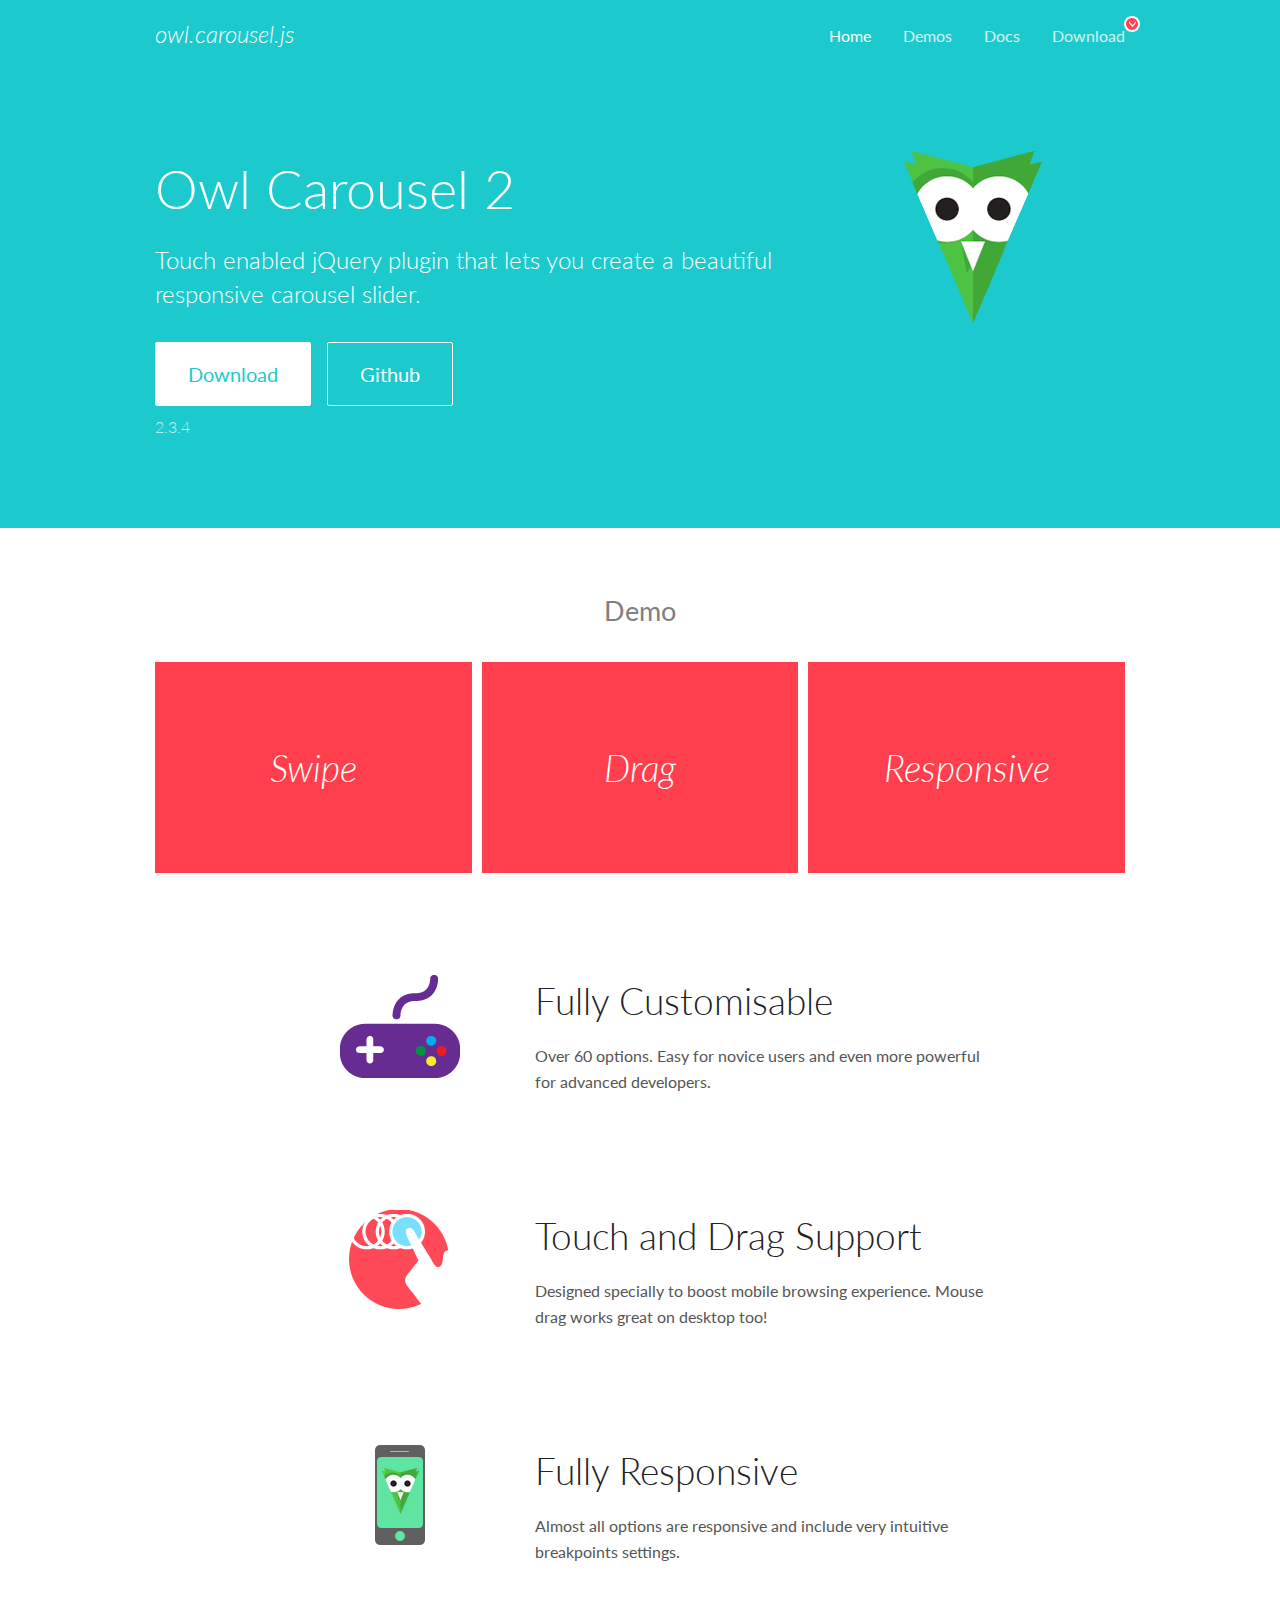
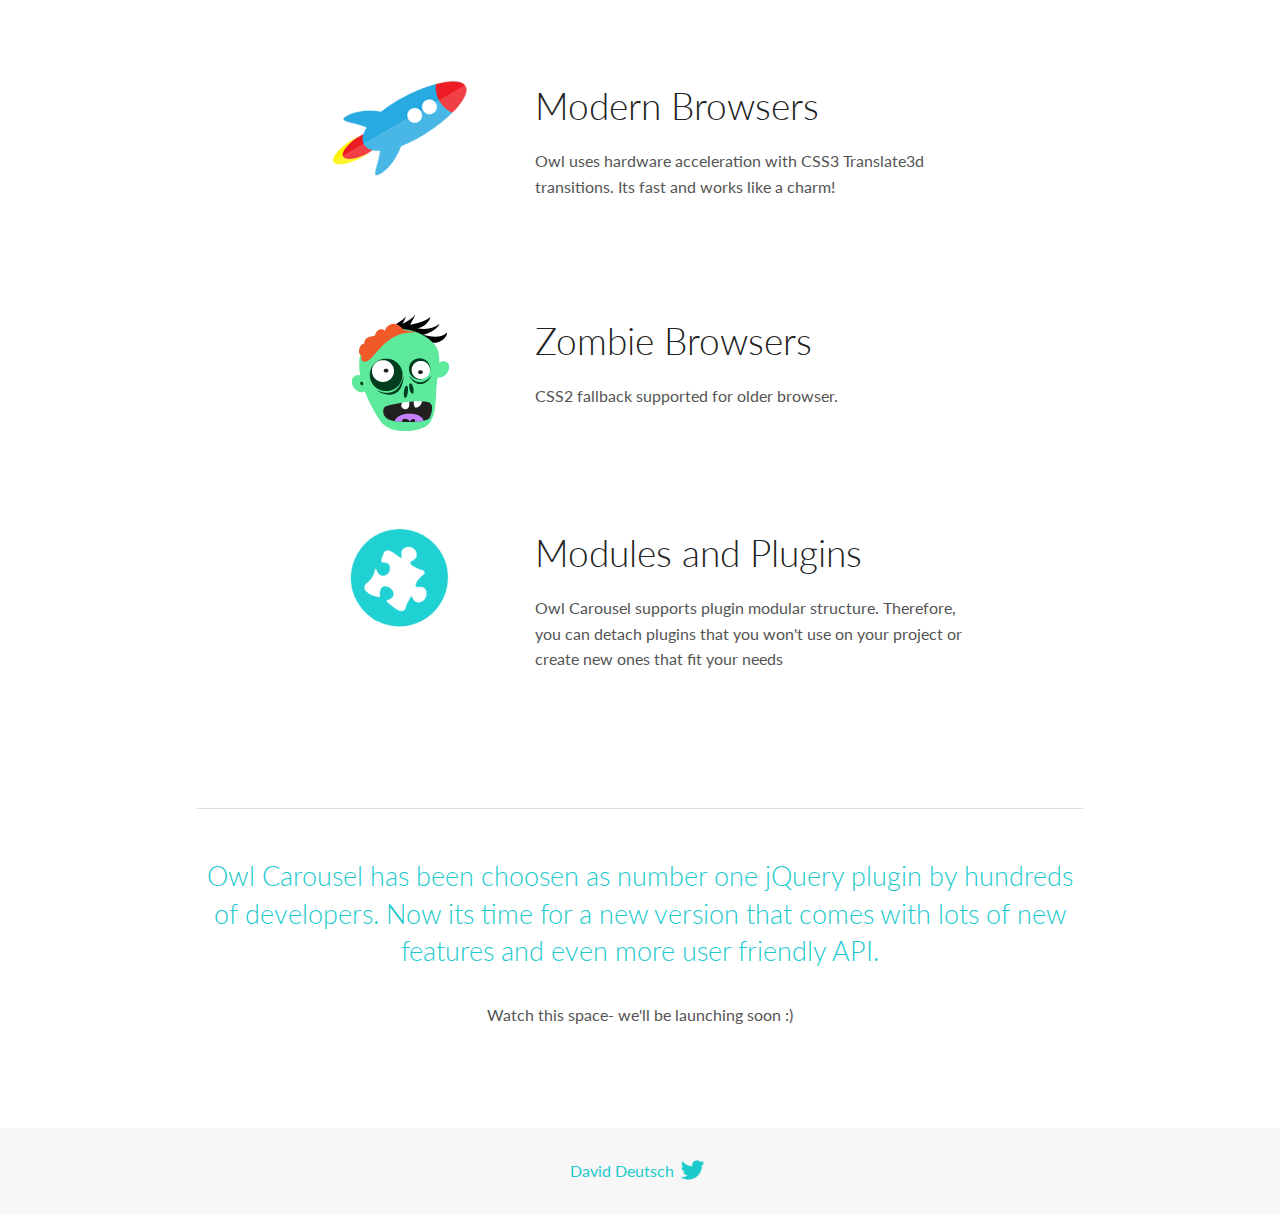
<file: assets/libs/OwlCarousel2-2.3.4/docs/index.html>
<!DOCTYPE html>
<html lang="en">
  <head>

    <!-- head -->
    <meta charset="utf-8">
    <meta name="msapplication-tap-highlight" content="no" />
    <meta name="viewport" content="width=device-width, initial-scale=1.0" />
    <meta name="description" content="Touch enabled jQuery plugin that lets you create beautiful responsive carousel slider.">
    <meta name="author" content="David Deutsch">
    <title>
      Home | Owl Carousel | 2.3.4
    </title>

    <!-- Stylesheets -->
    <link href='https://fonts.googleapis.com/css?family=Lato:300,400,700,400italic,300italic' rel='stylesheet' type='text/css'>
    <link rel="stylesheet" href="assets/css/docs.theme.min.css">

    <!-- Owl Stylesheets -->
    <link rel="stylesheet" href="assets/owlcarousel/assets/owl.carousel.min.css">
    <link rel="stylesheet" href="assets/owlcarousel/assets/owl.theme.default.min.css">

    <!-- HTML5 shim and Respond.js IE8 support of HTML5 elements and media queries -->

    <!--[if lt IE 9]>
      <script src="https://oss.maxcdn.com/libs/html5shiv/3.7.0/html5shiv.js"></script>
      <script src="https://oss.maxcdn.com/libs/respond.js/1.3.0/respond.min.js"></script>
    <![endif]-->

    <!-- Favicons -->
    <link rel="apple-touch-icon-precomposed" sizes="144x144" href="assets/ico/apple-touch-icon-144-precomposed.png">
    <link rel="shortcut icon" href="assets/ico/favicon.png">
    <link rel="shortcut icon" href="favicon.ico">

    <!-- Yeah i know js should not be in header. Its required for demos.-->

    <!-- javascript -->
    <script src="assets/vendors/jquery.min.js"></script>
    <script src="assets/owlcarousel/owl.carousel.js"></script>
  </head>
  <body>

    <!-- header -->
    <header class="header">
      <div class="row">
        <div class="large-12 columns">
          <div class="brand left">
            <h3>
              <a href="/OwlCarousel2/">owl.carousel.js</a> 
            </h3>
          </div>
          <a id="toggle-nav" class="right">
            <span></span> <span></span> <span></span> 
          </a> 
          <div class="nav-bar">
            <ul class="clearfix">
              <li class="active">
                <a href="/OwlCarousel2/index.html">Home</a> 
              </li>
              <li> <a href="/OwlCarousel2/demos/demos.html">Demos</a>  </li>
              <li> <a href="/OwlCarousel2/docs/started-welcome.html">Docs</a>  </li>
              <li>
                <a href="https://github.com/OwlCarousel2/OwlCarousel2/archive/2.3.4.zip">Download</a> 
                <span class="download"></span> 
              </li>
            </ul>
          </div>
        </div>
      </div>
    </header>

    <!-- home panel -->
    <section id="hero">
      <div class="row">
        <div class="large-8 medium-8 columns">
          <h1>Owl Carousel 2</h1>
          <h4>Touch enabled jQuery plugin that lets you create a beautiful responsive carousel slider.</h4>
          <a href="https://github.com/OwlCarousel2/OwlCarousel2/archive/2.3.4.zip" class="hero-button">Download</a> 
          <a href="https://github.com/OwlCarousel2/OwlCarousel2" class="hero-button outline">Github</a> 
          <p>2.3.4</p>
        </div>
        <div class="large-4 medium-4 columns">
          <img class="owl-logo" src="assets/img/owl-logo.png" alt="mr. Owl">
        </div>
      </div>
    </section>

    <!-- body -->
    <div class="home-demo">
      <div class="row">
        <div class="large-12 columns">
          <h3>Demo</h3>
          <div class="owl-carousel">
            <div class="item">
              <h2>Swipe</h2>
            </div>
            <div class="item">
              <h2>Drag</h2>
            </div>
            <div class="item">
              <h2>Responsive</h2>
            </div>
            <div class="item">
              <h2>CSS3</h2>
            </div>
            <div class="item">
              <h2>Fast</h2>
            </div>
            <div class="item">
              <h2>Easy</h2>
            </div>
            <div class="item">
              <h2>Free</h2>
            </div>
            <div class="item">
              <h2>Upgradable</h2>
            </div>
            <div class="item">
              <h2>Tons of options</h2>
            </div>
            <div class="item">
              <h2>Infinity</h2>
            </div>
            <div class="item">
              <h2>Auto Width</h2>
            </div>
          </div>
        </div>
      </div>
    </div>
    <script>
      var owl = $('.owl-carousel');
      owl.owlCarousel({
        margin: 10,
        loop: true,
        responsive: {
          0: {
            items: 1
          },
          600: {
            items: 2
          },
          1000: {
            items: 3
          }
        }
      })
    </script>

    <!-- features -->
    <div id="features">
      <div class="row">
        <div class="small-12 medium-9 small-centered columns">
          <section class="row feature">
            <div class="medium-4 small-12 columns">
              <img src="assets/img/feature-options.png" alt="">
            </div>
            <div class="medium-8 small-12 columns">
              <h2>Fully Customisable</h2>
              <p>Over 60 options. Easy for novice users and even more powerful for advanced developers.</p>
            </div>
          </section>
          <section class="row feature">
            <div class="medium-4 small-12 columns">
              <img src="assets/img/feature-drag.png" alt="">
            </div>
            <div class="medium-8 small-12 columns">
              <h2>Touch and Drag Support</h2>
              <p>Designed specially to boost mobile browsing experience. Mouse drag works great on desktop too!</p>
            </div>
          </section>
          <section class="row feature">
            <div class="medium-4 small-12 columns">
              <img src="assets/img/feature-responsive.png" alt="">
            </div>
            <div class="medium-8 small-12 columns">
              <h2>Fully Responsive</h2>
              <p>Almost all options are responsive and include very intuitive breakpoints settings.</p>
            </div>
          </section>
          <section class="row feature">
            <div class="medium-4 small-12 columns">
              <img src="assets/img/feature-modern.png" alt="">
            </div>
            <div class="medium-8 small-12 columns">
              <h2>Modern Browsers</h2>
              <p>Owl uses hardware acceleration with CSS3 Translate3d transitions. Its fast and works like a charm! </p>
            </div>
          </section>
          <section class="row feature">
            <div class="medium-4 small-12 columns">
              <img src="assets/img/feature-zombie.png" alt="">
            </div>
            <div class="medium-8 small-12 columns">
              <h2>Zombie Browsers</h2>
              <p>CSS2 fallback supported for older browser.</p>
            </div>
          </section>
          <section class="row feature">
            <div class="medium-4 small-12 columns">
              <img src="assets/img/feature-module.png" alt="">
            </div>
            <div class="medium-8 small-12 columns">
              <h2>Modules and Plugins</h2>
              <p>Owl Carousel supports plugin modular structure. Therefore, you can detach plugins that you won&#x27;t use on your project or create new ones that fit your needs</p>
            </div>
          </section>
        </div>
      </div>
    </div>

    <!-- footer -->
    <section id="teaser-text">
      <div class="row">
        <div class="small-12 medium-11 small-centered columns">
          <hr>
          <h3 id="owl-carousel-has-been-choosen-as-number-one-jquery-plugin-by-hundreds-of-developers-now-its-time-for-a-new-version-that-comes-with-lots-of-new-features-and-even-more-user-friendly-api-">Owl Carousel has been choosen as number one jQuery plugin by hundreds of developers. Now its time for a new version that comes with lots of new features and even more user friendly API.</h3>
          <p>Watch this space- we&#39;ll be launching soon :)</p>
        </div>
      </div>
    </section>

    <!-- footer -->
    <footer class="footer">
      <div class="row">
        <div class="large-12 columns">
          <h5>
            <a href="/OwlCarousel2/docs/support-contact.html">David Deutsch</a> 
            <a id="custom-tweet-button" href="https://twitter.com/share?url=https://github.com/OwlCarousel2/OwlCarousel2&text=Owl Carousel - This is so awesome! " target="_blank"></a> 
          </h5>
        </div>
      </div>
    </footer>

    <!-- vendors -->
    <script src="assets/vendors/highlight.js"></script>
    <script src="assets/js/app.js"></script>
  </body>
</html>
</file>
